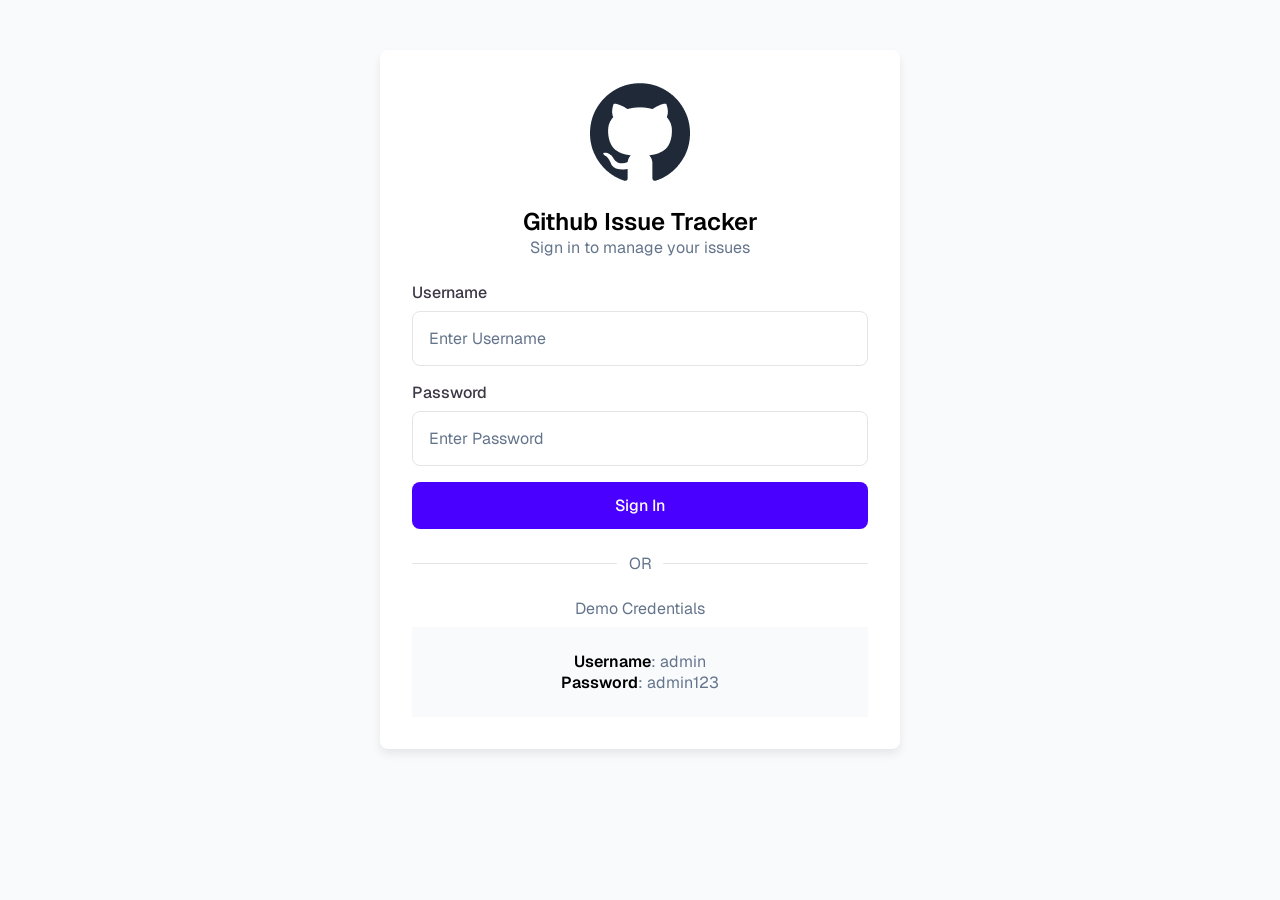
<file: index.html>
<!doctype html>
<html lang="en">
  <head>
    <meta charset="UTF-8" />
    <meta name="viewport" content="width=device-width, initial-scale=1.0" />
    <title>Login | Github Issue Tracker</title>
    <link
      rel="shortcut icon"
      href="./assets/github-logo.png"
      type="image/x-icon"
    />
    <link rel="stylesheet" href="./assets/css/login.css" />
  </head>
  <body>
    <section class="login-container">
      <div class="login-header">
        <img src="./assets/github-logo.png" alt="" class="logo" />
        <h2 class="login-heading">github issue tracker</h2>
        <p class="login-paragraph">Sign in to manage your issues</p>
      </div>
      <div class="login-form">
        <div class="input-field">
          <label for="username" class="label">Username</label>
          <br />
          <input
            type="text"
            id="username"
            class="input"
            placeholder="Enter Username"
          />
        </div>
        <div class="input-field">
          <label for="password" class="label">Password</label>
          <br />
          <input
            type="text"
            id="password"
            class="input"
            placeholder="Enter Password"
          />
        </div>
        <p class="error hide" id="error">Wrong Credentials</p>
        <button class="login-submit" onclick="loginSubmit()">Sign In</button>
      </div>
      <div class="or">
        <div class="line"></div>
        <p>OR</p>
        <div class="line"></div>
      </div>
      <div class="login-footer">
        <p class="login-paragraph" style="text-align: center">
          Demo Credentials
        </p>
        <div class="demo-credentials">
          <p class="login-paragraph">
            <span class="bold">Username</span>: admin
          </p>
          <p class="login-paragraph">
            <span class="bold">Password</span>: admin123
          </p>
        </div>
      </div>
    </section>
    <script src="./assets/js/login.js"></script>
  </body>
</html>
</file>
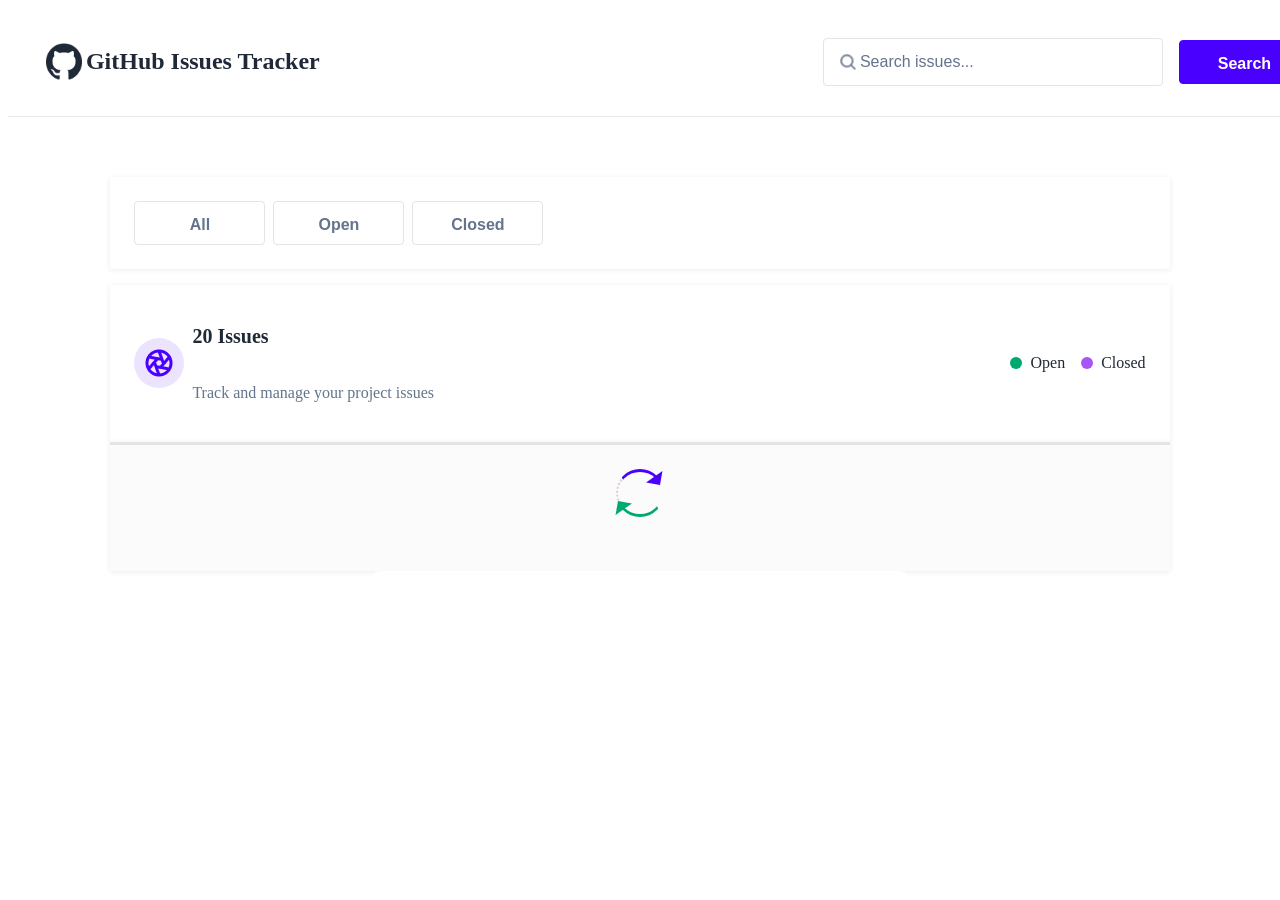
<file: home.html>
<!doctype html>
<html lang="en">
  <head>
    <meta charset="UTF-8" />
    <meta name="viewport" content="width=device-width, initial-scale=1.0" />
    <title>Github Issue Tracker</title>
    <link
      rel="shortcut icon"
      href="./assets/github-logo.png"
      type="image/x-icon"
    />
    <link rel="stylesheet" href="./assets/css/style.css" />
  </head>

  <body>
    <header class="header-section">
      <div class="logo">
        <img src="./assets/github-logo.png" alt="" class="logo-image" />
        <h2 class="logo-heading">gitHub issues tracker</h2>
      </div>
      <div class="search-container">
        <div class="input-field">
          <img src="./assets/search.png" alt="" class="search-icon" />
          <input
            type="text"
            id="search-input"
            class="search-input"
            placeholder="Search issues..."
          />
        </div>
        <button class="btn btn-active" id="search-btn">Search</button>
      </div>
    </header>
    <section class="tab-section">
      <button class="tab-item btn" onclick="fetchAllIssue()" id="all">
        All
      </button>
      <button class="tab-item btn" onclick="fetchOpenIssue()" id="open">
        Open
      </button>
      <button class="tab-item btn" onclick="fetchClosedIssue()" id="closed">
        Closed
      </button>
    </section>
    <section class="counter-section">
      <div class="left-side">
        <div class="counter-image">
          <img src="./assets/Aperture.png" alt="" />
        </div>
        <div class="counter-details">
          <h2 class="counter-inner">
            <span id="counter">20</span>
            Issues
          </h2>
          <p class="h-paragraph">Track and manage your project issues</p>
        </div>
      </div>
      <div class="right-side">
        <div class="indicator-container">
          <div class="indicator indicator-open"></div>
          <p class="indicator-name">Open</p>
        </div>
        <div class="indicator-container">
          <div class="indicator indicator-closed"></div>
          <p class="indicator-name">Closed</p>
        </div>
      </div>
     

    </section>
    <section class="main-section">
      <span class="loader hide"></span>
      <div class="cards-container"></div>
    </section>

   


      <dialog id="issueDetailsModal" class="modal">
  </dialog>

  
       


    <script src="./assets/js/script.js"></script>
  </body>
</html>
</file>
<file: assets/css/login.css>
@import url("https://fonts.googleapis.com/css2?family=Geist:wght@100..900&display=swap");
* {
  margin: 0;
  padding: 0;
  box-sizing: border-box;
  font-family: "Geist", sans-serif;
}
body {
  font-style: normal;
  background: #f8fafc;
  display: flex;
  justify-content: center;
}
.hide {
  display: none;
}
.login-container {
  margin-top: 50px;
  width: 100%;
  max-width: 520px;
  background: #fff;
  padding: 32px;
  border-radius: 8px;
  box-shadow: 0px 5px 10px 0px rgba(0, 0, 0, 0.08);
}
.login-header {
  display: flex;
  flex-direction: column;
  align-items: center;
  margin-bottom: 24px;
}
.logo {
  width: 100px;
  height: 100px;
  margin-bottom: 24px;
}
.login-heading {
  font-size: 1.5rem;
  font-weight: 600;
  color: #000;
  text-transform: capitalize;
}
.login-paragraph {
  font-size: 1rem;
  font-weight: 400;
  color: #64748b;
}
.login-form {
  width: 100%;
}
.label {
  display: inline-block;
  font-size: 1rem;
  font-weight: 500;
  color: #3d3746;
  margin-bottom: 8px;
}
.input-field {
  margin-bottom: 16px;
}
.input {
  width: 100%;
  font-size: 1rem;
  font-weight: 400;
  color: #000;
  padding: 16px;
  outline: 0;
  border: 1px solid #e4e4e7;
  border-radius: 8px;
  transition: border 0.2s;
}
.input::placeholder {
  color: #64748b;
}
.input:focus {
  border-color: #4a00ff;
}
.login-submit {
  width: 100%;
  font-size: 1rem;
  font-weight: 500;
  line-height: 16px;
  color: #fff;
  border: 0;
  outline: 0;
  background-color: #4a00ff;
  padding: 16px 0 15px 0;
  border-radius: 8px;
  cursor: pointer;
  margin-bottom: 24px;
}
.login-submit:hover {
  background-color: #3700ff;
}
.error {
  font-size: 1rem;
  text-align: center;
  padding-bottom: 10px;
  font-weight: 600;
  color: #e90c0c;
}
/* .login-submit:active {
  transform: scale(0.98);
} */
.or {
  width: 100%;
  display: flex;
  align-items: center;
  justify-content: space-between;
  margin-bottom: 24px;
}
.or p {
  font-size: 1rem;
  font-weight: 400;
  color: #64748b;
}
.line {
  width: 45%;
  height: 1px;
  background-color: #e4e4e7;
  border-radius: 10px;
}
.demo-credentials {
  width: 100%;
  background-color: #f8fafc;
  padding: 24px;
  text-align: center;
  margin-top: 8px;
}
.bold {
  color: #000;
  font-weight: 600;
}
</file>
<file: assets/css/style.css>
/* @import url("https://fonts.googleapis.com/css2?family=Geist:wght@100..900&display=swap");

* {
  margin: 0;
  padding: 0;
  box-sizing: border-box;
  font-family: "Geist", sans-serif;
}

body {
  font-style: normal;
  background: #f8fafc;
} */

.header-section {
  background: #fff;
  width: 100%;
  /* max-width: 1600px; */
  margin: 0 auto;
  display: flex;
  justify-content: space-between;
  align-items: center;
  padding: 20.5px 3%;
  border-bottom: 1px solid #e9e9e9;
}

.logo {
  display: flex;
  gap: 4px;
  align-items: center;
}

.logo-image {
  width: 36px;
  height: 37px;
}

.logo-heading {
  font-size: 1.5rem;
  font-weight: 600;
  color: #1f2937;
  text-transform: capitalize;
}

.search-container {
  display: flex;
  gap: 16px;
  align-items: center;
}

.input-field {
  position: relative;
}

.search-input {
  position: relative;
  width: 300px;
  height: 44px;
  font-size: 1rem;
  font-weight: 400;
  color: #000;
  padding-left: 36px;
  outline: 0;
  border: 1px solid #e4e4e7;
  border-radius: 4px;
  transition: border 0.2s;
}

.search-input::placeholder {
  color: #64748b;
}

.search-input:focus {
  border-color: #4a00ff;
}

.search-icon {
  width: 18px;
  position: absolute;
  top: 50%;
  transform: translateY(-50%);
  left: 16px;
  z-index: 9;
}

.btn {
  color: #64748b;
  background: #fff;
  border: 1px solid #e4e4e7;
  font-size: 1rem;
  font-weight: 600;
  width: 131px;
  height: 44px;
  line-height: 44px;
  outline: 0;
  border-radius: 4px;
  cursor: pointer;
  text-transform: capitalize;
}

.btn:hover {
  background-color: #f0f0f0;
}

.btn-active {
  color: #fff;
  background-color: #4a00ff;
  border: 1px solid #4a00ff;
}

.btn-active:hover {
  background-color: #4a00ff;
}

.tab-section {
  width: 80%;
  margin: 60px auto 16px auto;
  padding: 24px;
  background: #fff;
  border-radius: 4px;
  display: flex;
  gap: 8px;
  box-shadow: 0px 1px 6px 0px rgba(0, 0, 0, 0.08);
}

.counter-section {
  width: 80%;
  margin: 16px auto 0 auto;
  padding: 24px;
  background: #fff;
  border: 4px;
  box-shadow: 0px 1px 6px 0px rgba(0, 0, 0, 0.08);
  display: flex;
  justify-content: space-between;
  align-items: center;
}

.counter-section .left-side {
  display: flex;
  gap: 8px;
  align-items: center;
}

.counter-image {
  width: 50px;
  height: 50px;
  background: #ece4ff;
  display: flex;
  align-items: center;
  justify-content: center;
  border-radius: 50%;
}

.counter-details {
  display: flex;
  flex-direction: column;
  gap: 3px;
}

.counter-inner {
  font-size: 1.25rem;
  font-weight: 600;
  color: #1f2937;
}

.h-paragraph {
  font-size: 1rem;
  font-weight: 400;
  color: #64748b;
}

.right-side {
  display: flex;
  gap: 16px;
}

.indicator-container {
  display: flex;
  align-items: center;
  gap: 8px;
}

.indicator {
  width: 12px;
  height: 12px;
  border-radius: 50%;
}

.indicator-open {
  background: #00a96e;
}

.indicator-closed {
  background: #a855f7;
}

.indicator-name {
  font-size: 1rem;
  font-weight: 500;
  color: #1f2937;
}

.main-section {
  background: #fbfbfb;
  width: 80%;
  margin: 0 auto;
  border-top: 3px solid #e4e4e7;
  padding: 24px;
  box-shadow: 0px 1px 6px 0px rgba(0, 0, 0, 0.08);
}

.cards-container {
  display: flex;
  flex-wrap: wrap;
  gap: 12px;
  justify-content: center;
}

.card-body {
  padding: 0 16px;
  height: 140px;
}

.card {
  width: 300px;
  background: #fff;
  box-shadow: 0px 3px 6px 0px rgba(0, 0, 0, 0.08);
  border-radius: 8px;
}

.card-open {
  border-top: 3px solid #00a96e;
}

.card-close {
  border-top: 3px solid #4a00ff;
}

.card-header {
  display: flex;
  justify-content: space-between;
  align-items: center;
  margin-bottom: 12px;
  padding: 16px 16px 0 16px;
}

.issue-level {
  width: 80px;
  height: 24px;
  line-height: 24px;
  font-size: 0.75rem;
  font-weight: 500;
  text-transform: uppercase;
  border-radius: 9999px;
  text-align: center;
}

.high-issue {
  background-color: #feecec;
  color: #ef4444;
}

.medium-issue {
  background-color: #fff6d1;
  color: #f59e0b;
}

.low-issue {
  background-color: #eeeff2;
  color: #9ca3af;
}

.card-heading {
  font-size: 0.875rem;
  font-weight: 700;
  color: #1f2937;
  text-transform: capitalize;
  margin-bottom: 8px;
}

.card-paragraph {
  font-size: 0.75rem;
  font-weight: 400;
  color: #64748b;
  margin-bottom: 11px;
}

.issue-labels {
  display: flex;
  gap: 4px;
  margin-bottom: 16px;
}

.label {
  text-transform: uppercase;
  font-size: 0.7rem;
  height: 24px;
  font-weight: 500;
  padding: 0 8px;
  border-radius: 999px;
  display: flex;
  align-items: center;
  gap: 2px;
}
.label img {
  height: max-content;
  line-height: 100%;
}
.label-bug {
  background: #feecec;
  color: #ef4444;
  border: 1px solid #fecaca;
}
.label-enhance {
  background: #defce8;
  color: #00a96e;
  border: 1px solid #defce8;
}
.label-help {
  background: #fff8db;
  color: #d97706;
  border: 1px solid #fde68a;
}

.line {
  width: 100%;
  height: 1px;
  background: #e4e4e7;
}

.card-footer {
  padding: 16px;
}
.no-issue {
  width: 100%;
  height: 200px;
  background: #fff;
  display: grid;
  place-items: center;
}
.no-issue h2 {
  font-size: 2rem;
  color: #979797;
}



.modal {
  border: none;
  border-radius: 10px;
  padding: 20px;
  width: 500px;
  float: inline-end;
  display: flex;
  justify-content: center;
  align-items: center;
  
 
}

.modal-content h2{
  margin-bottom:10px;
}

.modal-footer{
  margin-top:15px;
  display:flex;
  justify-content:space-between;
}














.loader {
  width: 48px;
  height: 48px;
  display: block;
  margin: 0 auto 30px auto;
  position: relative;
  border-width: 3px 2px 3px 2px;
  border-style: solid dotted solid dotted;
  border-color: #4a00ff rgba(255, 255, 255, 0.3) #00a96e rgba(151, 107, 93, 0.3);
  border-radius: 50%;
  box-sizing: border-box;
  animation: 1s rotate linear infinite;
}
.loader:before,
.loader:after {
  content: "";
  top: 0;
  left: 0;
  position: absolute;
  border: 10px solid transparent;
  border-bottom-color: #00a96e;
  transform: translate(-10px, 19px) rotate(-35deg);
}
.loader:after {
  border-color: #4a00ff #0000 #0000 #0000;
  transform: translate(32px, 3px) rotate(-35deg);
}
@keyframes rotate {
  100% {
    transform: rotate(360deg);
  }
}
.hide {
  display: none;
}
@media screen and (max-width: 800px) {
  .header-section {
    flex-direction: column;
    gap: 20px;
  }
}
@media screen and (max-width: 775px) {
  .tab-section,
  .counter-section,
  .main-section {
    width: 95%;
  }
}
@media screen and (max-width: 680px) {
  .counter-section {
    flex-direction: column;
    gap: 10px;
  }
}
@media screen and (max-width: 500px) {
  .search-container {
    flex-direction: column;
    gap: 10px;
  }
  .card {
    width: 100%;
  }
}
</file>
